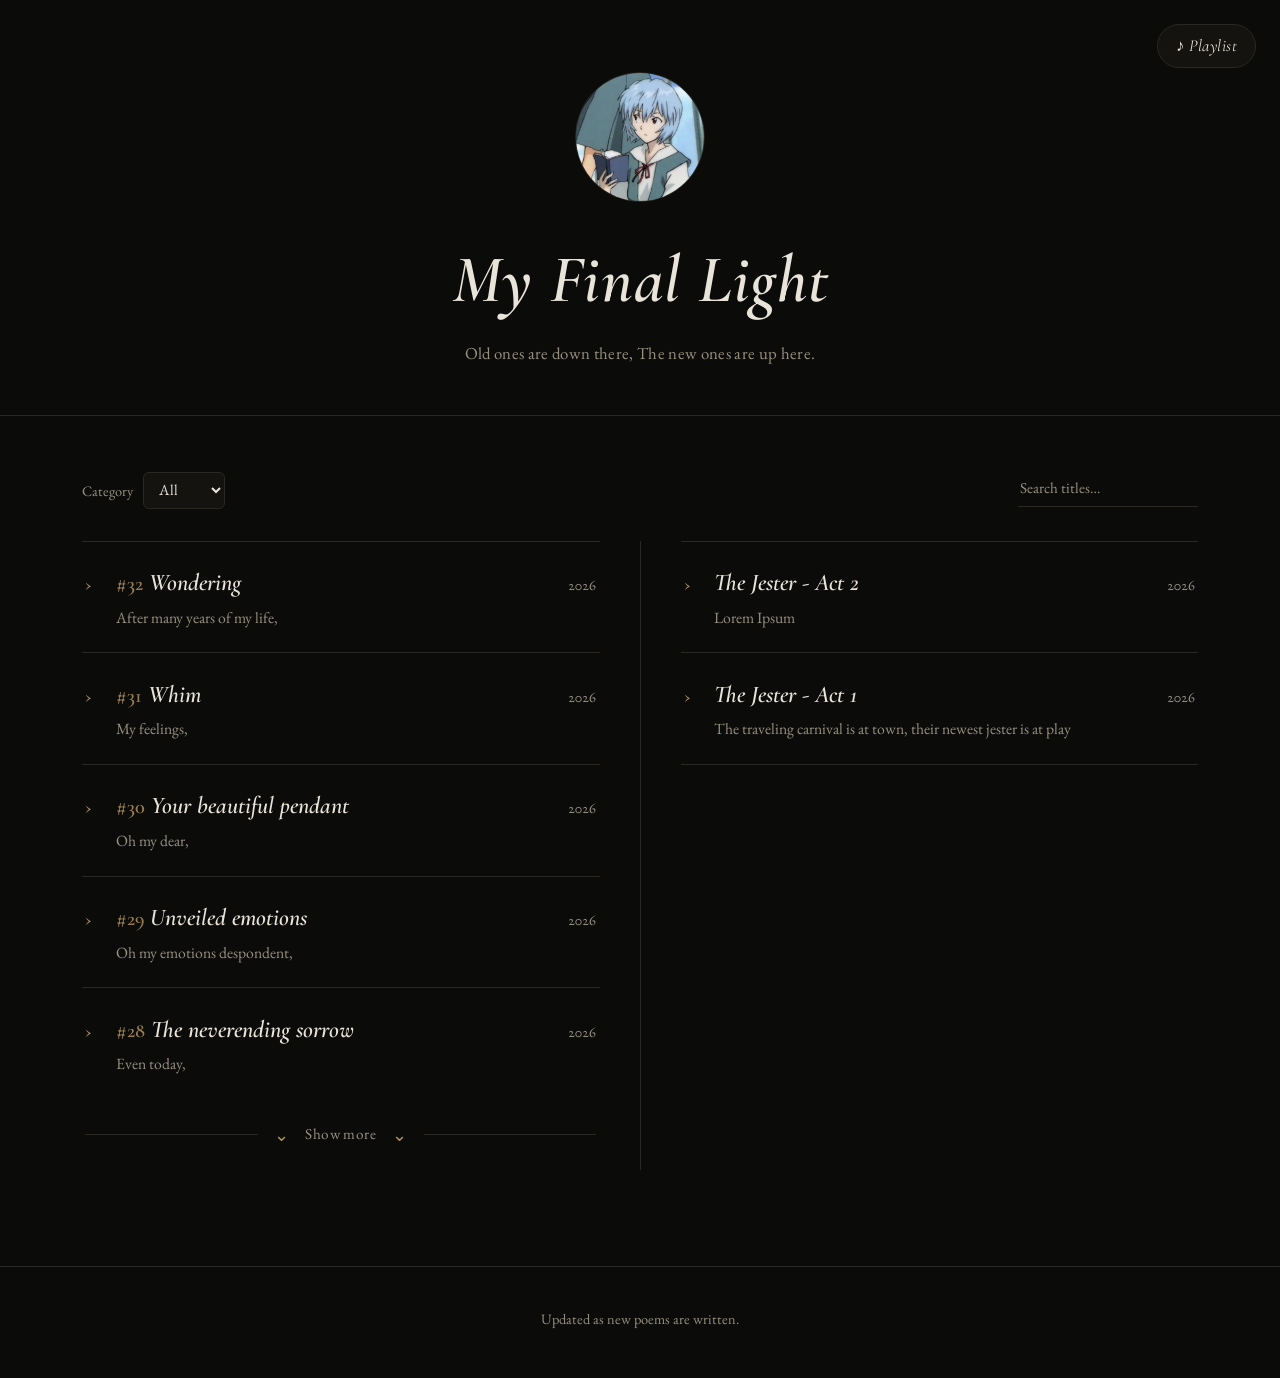
<file: index.html>
<!DOCTYPE html>
<html lang="en">
<head>
<meta charset="UTF-8">
<meta name="viewport" content="width=device-width, initial-scale=1.0">
<title>Poems</title>

<meta name="description" content="A small collection of poems that I have written">
<meta property="og:type" content="website">
<meta property="og:title" content="The Final Light">
<meta property="og:description" content="A small collection of poems that I have written">
<meta property="og:url" content="https://flowercombsy.github.io/My-Poetry-is-Bad/">
<meta property="og:image" content="https://flowercombsy.github.io/My-Poetry-is-Bad/images/preview.png">
<meta name="twitter:card" content="summary_large_image">
<meta name="twitter:title" content="The Final Light">
<meta name="twitter:description" content="A small collection of poems and the stories behind them.">
<meta name="twitter:image" content="https://flowercombsy.github.io/My-Poetry-is-Bad/images/preview.png">
<meta name="theme-color" content="#0b0b0a">

<link rel="icon" type="image/png" href="images/favicon.png">
<link rel="preconnect" href="https://fonts.googleapis.com">
<link rel="preconnect" href="https://fonts.gstatic.com" crossorigin>
<link href="https://fonts.googleapis.com/css2?family=Cormorant+Garamond:ital,wght@0,400;0,600;1,400&family=EB+Garamond:ital,wght@0,400;0,500;1,400&display=swap" rel="stylesheet">

<link rel="stylesheet" href="styles/main.css">
<link rel="stylesheet" href="styles/entries.css">
<link rel="stylesheet" href="styles/playlist.css">
</head>
<body>

<button class="playlist-tab" id="playlist-tab">♪ Playlist</button>

<div class="playlist-panel" id="playlist-panel">
  <h3>Playlist</h3>

  <div class="volume-control">
    <span>🎵</span>
    <input type="range" id="volume-slider" min="0" max="1" step="0.01" value="0.8">
  </div>

  <div class="playlist-columns">
    <div class="playlist-column-wrap">
      <h4>Playlist</h4>
      <div class="track-list" id="playlist-column"></div>
    </div>
    <div class="divider"></div>
    <div class="playlist-column-wrap">
      <h4>Songs</h4>
      <div class="track-list" id="songs-column"></div>
    </div>
  </div>

  <p class="playlist-note">"+" adds a song to your Playlist, "−" removes it, drag to reorder.
Credits: <a href="https://www.youtube.com/@Seycara" target="_blank" rel="noopener">@Seycara</a></p>
</div>

<header>
  <img src="images/preview.png" alt="" class="site-cover">
  <h1>My Final Light</h1>
  <p>Old ones are down there, The new ones are up here.</p>
</header>

<main class="list-page">

  <div class="list-controls">
    <label class="category-select-wrap">
      <span>Category</span>
      <select id="category-select">
        <option value="all">All</option>
        <option value="story">Story</option>
        <option value="poem">Poems</option>
      </select>
    </label>
    <input type="text" id="entry-search" class="poem-search" placeholder="Search titles…" aria-label="Search titles">
  </div>

  <div class="entry-list" id="entry-list"></div>

</main>

<footer>
  Updated as new poems are written.
</footer>

<script src="scripts/content/stories.js"></script>
<script src="scripts/content/poems.js"></script>

<script src="scripts/player/songs-library.js"></script>
<script src="scripts/player/playlist-store.js"></script>
<script src="scripts/player/player-core.js"></script>
<script src="scripts/player/player-ui.js"></script>

<script src="scripts/pages/home.js"></script>

</body>
</html>
</file>
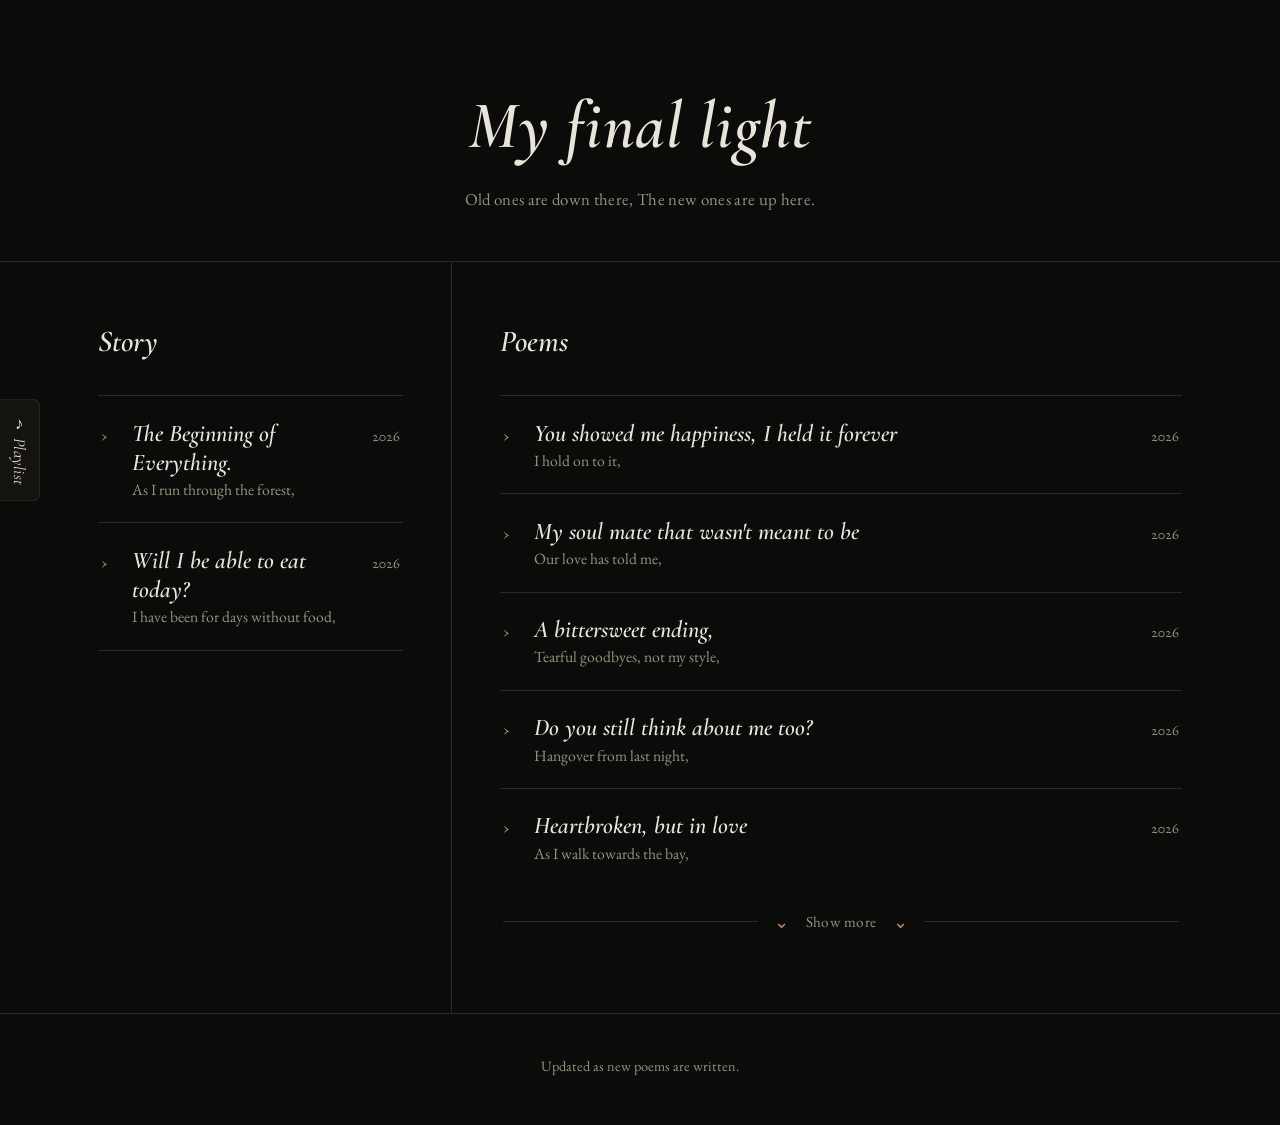
<file: wesbite/index.html>
<!DOCTYPE html>
<html lang="en">
<head>
<meta charset="UTF-8">
<meta name="viewport" content="width=device-width, initial-scale=1.0">
<title>Poems</title>

<meta name="description" content="A small collection of poems that I have written">
<meta property="og:type" content="website">
<meta property="og:title" content="The Final Light">
<meta property="og:description" content="A small collection of poems that I have written">
<meta property="og:url" content="https://flowercombsy.github.io/My-Poetry-is-Bad/">
<meta property="og:image" content="https://flowercombsy.github.io/My-Poetry-is-Bad/preview.png">
<meta name="twitter:card" content="summary_large_image">
<meta name="twitter:title" content="The Final Light">
<meta name="twitter:description" content="A small collection of poems and the stories behind them.">
<meta name="twitter:image" content="https://flowercombsy.github.io/My-Poetry-is-Bad/preview.png">
<meta name="theme-color" content="#0b0b0a">

<link rel="icon" type="image/png" href="favicon.png">
<link rel="preconnect" href="https://fonts.googleapis.com">
<link rel="preconnect" href="https://fonts.gstatic.com" crossorigin>
<link href="https://fonts.googleapis.com/css2?family=Cormorant+Garamond:ital,wght@0,400;0,600;1,400&family=EB+Garamond:ital,wght@0,400;0,500;1,400&display=swap" rel="stylesheet">
<link rel="stylesheet" href="style.css">
</head>
<body>

<button class="playlist-tab" id="playlist-tab">♪ Playlist</button>

<div class="playlist-panel" id="playlist-panel">
  <h3>Playlist</h3>

  <div class="volume-control">
    <span>🎵</span>
    <input type="range" id="volume-slider" min="0" max="1" step="0.01" value="0.8">
  </div>

  <div class="track-list" id="track-list"></div>

  <p class="playlist-note">Just a simple playlist, adding requested songs if wanted.
Credits: <a href="https://www.youtube.com/@Seycara" target="_blank" rel="noopener">@Seycara</a></p>
</div>

<header>
  <h1>My final light</h1>
  <p>Old ones are down there, The new ones are up here.</p>
</header>

<main>

  <section id="story">
    <h2>Story</h2>
    <div class="entry-list" id="story-list"></div>
  </section>

  <div class="divider"></div>

  <section id="poems">
    <h2>Poems</h2>
    <div class="entry-list" id="poem-list"></div>
  </section>

</main>

<footer>
  Updated as new poems are written.
</footer>

<script src="content.js"></script>
<script src="player.js"></script>

</body>
</html>
</file>
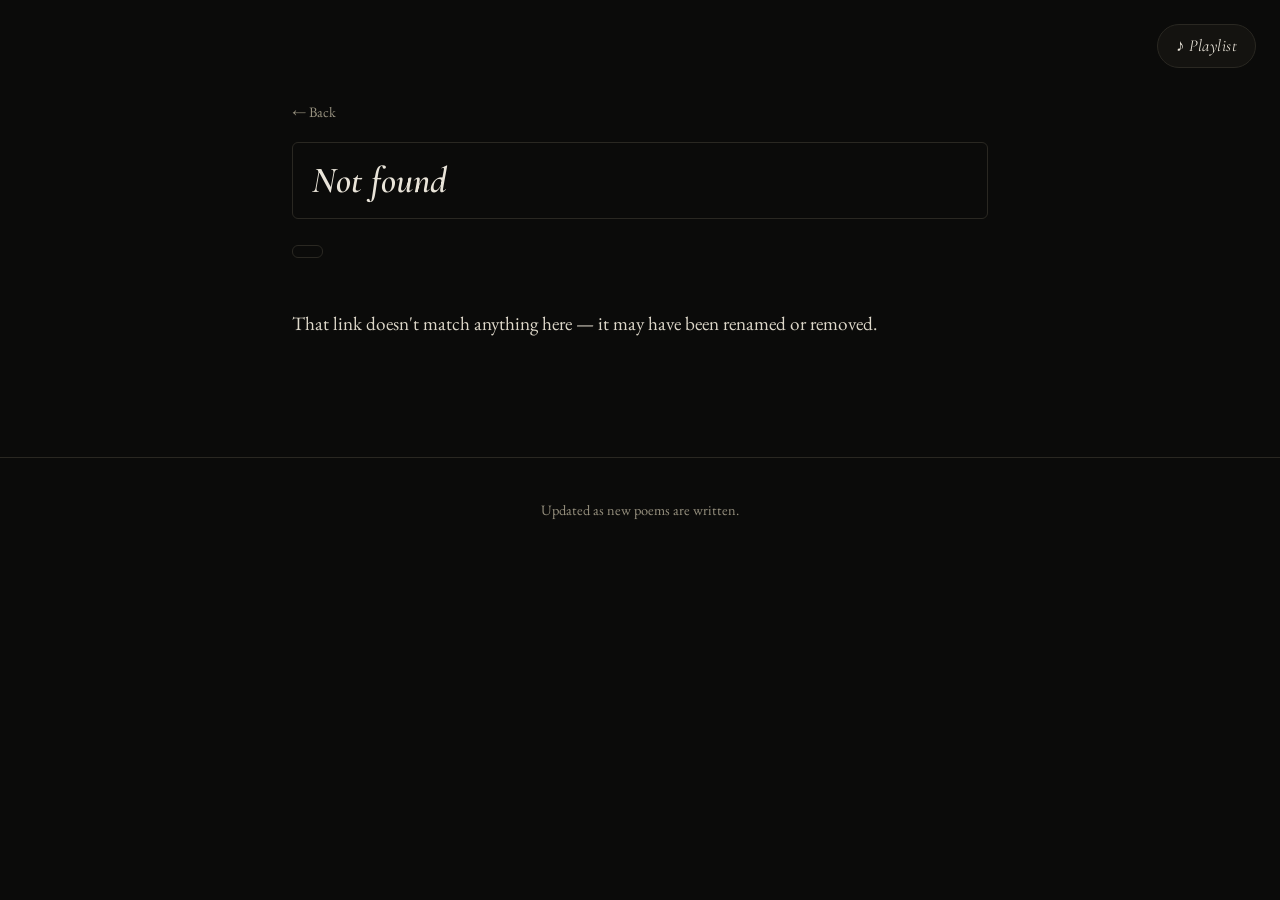
<file: poem.html>
<!DOCTYPE html>
<html lang="en">
<head>
<meta charset="UTF-8">
<meta name="viewport" content="width=device-width, initial-scale=1.0">
<title>Poems</title>
<meta name="theme-color" content="#0b0b0a">

<link rel="icon" type="image/png" href="images/favicon.png">
<link rel="preconnect" href="https://fonts.googleapis.com">
<link rel="preconnect" href="https://fonts.gstatic.com" crossorigin>
<link href="https://fonts.googleapis.com/css2?family=Cormorant+Garamond:ital,wght@0,400;0,600;1,400&family=EB+Garamond:ital,wght@0,400;0,500;1,400&display=swap" rel="stylesheet">

<link rel="stylesheet" href="styles/main.css">
<link rel="stylesheet" href="styles/detail-page.css">
<link rel="stylesheet" href="styles/playlist.css">
</head>
<body>

<button class="playlist-tab" id="playlist-tab">♪ Playlist</button>

<div class="playlist-panel" id="playlist-panel">
  <h3>Playlist</h3>

  <div class="volume-control">
    <span>🎵</span>
    <input type="range" id="volume-slider" min="0" max="1" step="0.01" value="0.8">
  </div>

  <div class="playlist-columns">
    <div class="playlist-column-wrap">
      <h4>Playlist</h4>
      <div class="track-list" id="playlist-column"></div>
    </div>
    <div class="divider"></div>
    <div class="playlist-column-wrap">
      <h4>Songs</h4>
      <div class="track-list" id="songs-column"></div>
    </div>
  </div>

  <p class="playlist-note">"+" adds a song to your Playlist, "−" removes it, drag to reorder.
Credits: <a href="https://www.youtube.com/@Seycara" target="_blank" rel="noopener">@Seycara</a></p>
</div>

<main class="detail-main">
  <a href="index.html" class="detail-back">&larr; Back</a>

  <div class="detail-title-box">
    <h1 id="detail-title" class="detail-title"></h1>
  </div>

  <div class="detail-header">
    <span id="detail-category" class="detail-category-badge"></span>
    <span id="detail-date" class="detail-date"></span>
  </div>

  <p id="detail-body" class="detail-body"></p>
</main>

<footer>
  Updated as new poems are written.
</footer>

<script src="scripts/content/poems.js"></script>

<script src="scripts/player/songs-library.js"></script>
<script src="scripts/player/playlist-store.js"></script>
<script src="scripts/player/player-core.js"></script>
<script src="scripts/player/player-ui.js"></script>

<script src="scripts/pages/detail.js"></script>
<script>
  renderDetailPage(poems, "Poem");
</script>

</body>
</html>
</file>
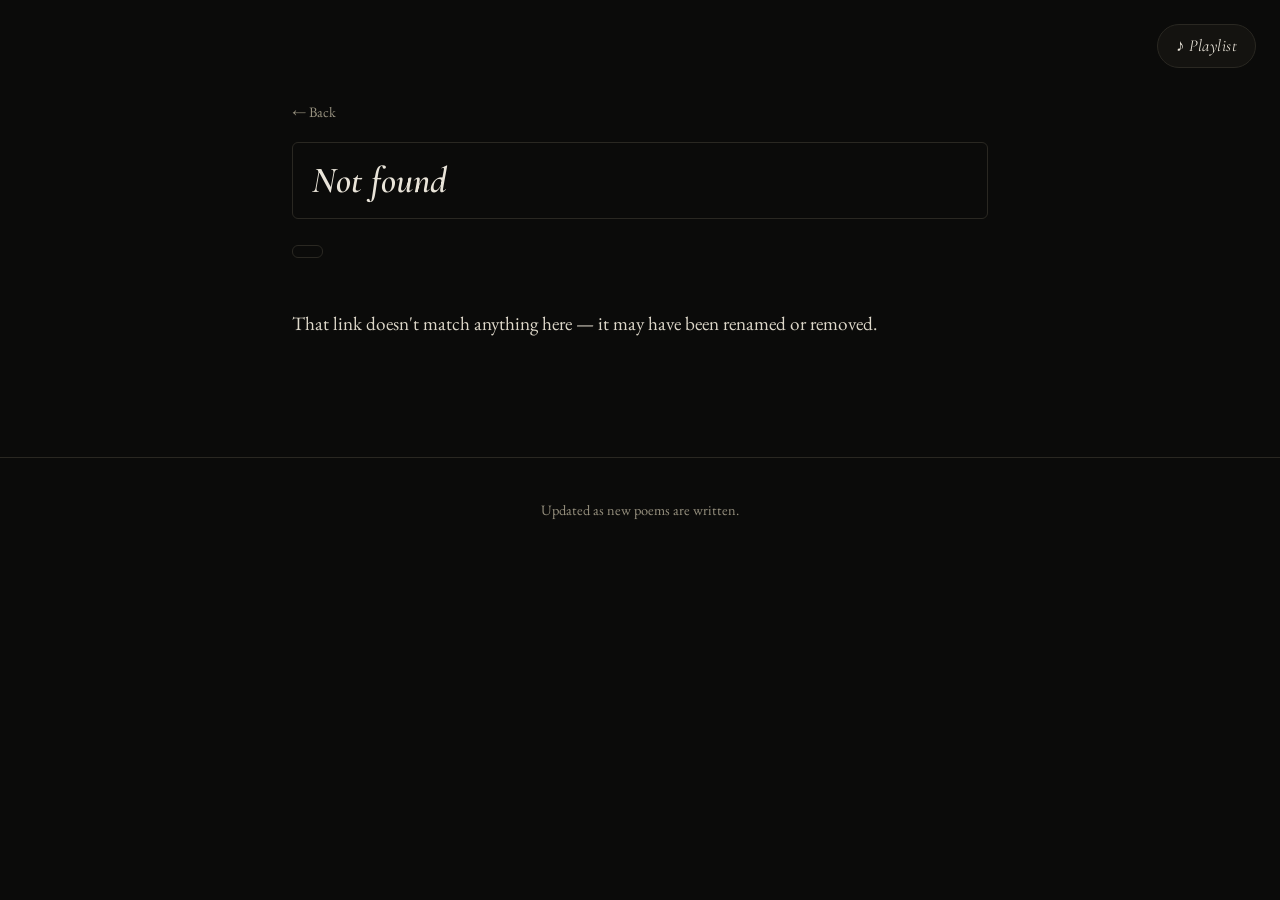
<file: story.html>
<!DOCTYPE html>
<html lang="en">
<head>
<meta charset="UTF-8">
<meta name="viewport" content="width=device-width, initial-scale=1.0">
<title>Poems</title>
<meta name="theme-color" content="#0b0b0a">

<link rel="icon" type="image/png" href="images/favicon.png">
<link rel="preconnect" href="https://fonts.googleapis.com">
<link rel="preconnect" href="https://fonts.gstatic.com" crossorigin>
<link href="https://fonts.googleapis.com/css2?family=Cormorant+Garamond:ital,wght@0,400;0,600;1,400&family=EB+Garamond:ital,wght@0,400;0,500;1,400&display=swap" rel="stylesheet">

<link rel="stylesheet" href="styles/main.css">
<link rel="stylesheet" href="styles/detail-page.css">
<link rel="stylesheet" href="styles/playlist.css">
</head>
<body>

<button class="playlist-tab" id="playlist-tab">♪ Playlist</button>

<div class="playlist-panel" id="playlist-panel">
  <h3>Playlist</h3>

  <div class="volume-control">
    <span>🎵</span>
    <input type="range" id="volume-slider" min="0" max="1" step="0.01" value="0.8">
  </div>

  <div class="playlist-columns">
    <div class="playlist-column-wrap">
      <h4>Playlist</h4>
      <div class="track-list" id="playlist-column"></div>
    </div>
    <div class="divider"></div>
    <div class="playlist-column-wrap">
      <h4>Songs</h4>
      <div class="track-list" id="songs-column"></div>
    </div>
  </div>

  <p class="playlist-note">"+" adds a song to your Playlist, "−" removes it, drag to reorder.
Credits: <a href="https://www.youtube.com/@Seycara" target="_blank" rel="noopener">@Seycara</a></p>
</div>

<main class="detail-main">
  <a href="index.html" class="detail-back">&larr; Back</a>

  <div class="detail-title-box">
    <h1 id="detail-title" class="detail-title"></h1>
  </div>

  <div class="detail-header">
    <span id="detail-category" class="detail-category-badge"></span>
    <span id="detail-date" class="detail-date"></span>
  </div>

  <p id="detail-body" class="detail-body"></p>
</main>

<footer>
  Updated as new poems are written.
</footer>

<script src="scripts/content/stories.js"></script>

<script src="scripts/player/songs-library.js"></script>
<script src="scripts/player/playlist-store.js"></script>
<script src="scripts/player/player-core.js"></script>
<script src="scripts/player/player-ui.js"></script>

<script src="scripts/pages/detail.js"></script>
<script>
  renderDetailPage(stories, "Story");
</script>

</body>
</html>
</file>
<file: styles/main.css>
/* shared on every page — you don't need to edit this file */

:root{
  --bg: #0b0b0a;
  --ink: #e9e4d9;
  --ink-dim: #97917f;
  --hair: #2a2822;
  --brass: #b3925c;
}

*{ box-sizing: border-box; }

html, body{
  margin: 0;
  padding: 0;
  background: var(--bg);
  color: var(--ink);
}

body{
  font-family: "EB Garamond", Georgia, serif;
  font-size: 19px;
  line-height: 1.6;
}

a{ color: inherit; text-decoration: none; }

::selection{
  background: var(--brass);
  color: #0b0b0a;
}

/* header — site title up top */

header{
  padding: 4.5rem 2rem 3rem;
  text-align: center;
  border-bottom: 1px solid var(--hair);
}

header h1{
  font-family: "Cormorant Garamond", serif;
  font-weight: 600;
  font-style: italic;
  font-size: clamp(2.6rem, 6vw, 4.2rem);
  margin: 0 0 0.4rem;
  letter-spacing: 0.01em;
}

header p{
  margin: 0;
  color: var(--ink-dim);
  font-size: 1.05rem;
  letter-spacing: 0.02em;
}

/* section heading style, reused everywhere */

h2{
  font-family: "Cormorant Garamond", serif;
  font-weight: 600;
  font-style: italic;
  font-size: 1.9rem;
  margin: 0 0 1.8rem;
  color: var(--ink);
}

/* small circular icon next to a section heading — used on the
   home page next to "Story" and "Poems" */

.section-heading{
  display: flex;
  align-items: center;
  gap: 0.8rem;
  margin-bottom: 1.8rem;
}

.section-heading h2{
  margin-bottom: 0;
}

.section-icon{
  width: 2.4rem;
  height: 2.4rem;
  border-radius: 50%;
  object-fit: cover;
  border: 1px solid var(--hair);
}

.empty-note{
  color: var(--ink-dim);
  font-style: italic;
}

footer{
  text-align: center;
  padding: 2.5rem 1rem 3rem;
  color: var(--ink-dim);
  font-size: 0.9rem;
  border-top: 1px solid var(--hair);
}

@media (prefers-reduced-motion: reduce){
  *{
    transition: none !important;
  }
}
</file>
<file: styles/entries.css>
/* the merged Story+Poems list on the home page — you don't need to edit this file */

.site-cover{
  display: block;
  width: 130px;
  height: 130px;
  object-fit: cover;
  border-radius: 50%;
  border: 1px solid var(--hair);
  margin: 0 auto 1.5rem;
}

main.list-page{
  max-width: 760px;
  margin: 0 auto;
  padding: 3.5rem 2rem 6rem;
  transition: max-width 0.2s ease;
}

main.list-page.wide{
  max-width: 1180px;
}

.entry-columns{
  display: grid;
  grid-template-columns: 1fr 1px 1fr;
  gap: 2.5rem;
}

.entry-columns .divider{
  background: var(--hair);
}

@media (max-width: 760px){
  .entry-columns{
    grid-template-columns: 1fr;
  }
  .entry-columns .divider{
    display: none;
  }
}

.list-controls{
  display: flex;
  align-items: center;
  justify-content: space-between;
  gap: 1rem;
  flex-wrap: wrap;
  margin-bottom: 2rem;
}

.category-select-wrap{
  display: flex;
  align-items: center;
  gap: 0.6rem;
  font-size: 0.9rem;
  color: var(--ink-dim);
}

.category-select-wrap select{
  background: #141310;
  border: 1px solid var(--hair);
  color: var(--ink);
  font-family: "EB Garamond", Georgia, serif;
  font-size: 0.95rem;
  padding: 0.4rem 0.7rem;
  border-radius: 6px;
  cursor: pointer;
}

.category-select-wrap select:focus{
  outline: none;
  border-color: var(--brass);
}

.poem-search{
  background: none;
  border: none;
  border-bottom: 1px solid var(--hair);
  color: var(--ink);
  font-family: "EB Garamond", Georgia, serif;
  font-size: 0.95rem;
  padding: 0.3rem 0.1rem 0.5rem;
  width: 180px;
  max-width: 100%;
  transition: border-color 0.2s ease;
}

.poem-search::placeholder{
  color: var(--ink-dim);
}

.poem-search:focus{
  outline: none;
  border-color: var(--brass);
}

.entry-number{
  color: var(--brass);
  font-style: normal;
  font-size: 0.85em;
  opacity: 0.85;
}

.entry-list{
  display: flex;
  flex-direction: column;
}

.entry{
  display: block;
  border-top: 1px solid var(--hair);
}

.entry:last-child{
  border-bottom: 1px solid var(--hair);
}

.entry-row{
  width: 100%;
  cursor: pointer;
  padding: 1.4rem 0.2rem;
  display: flex;
  align-items: baseline;
  gap: 1.2rem;
}

.entry:focus-visible{
  outline: 1px solid var(--brass);
  outline-offset: 4px;
}

.entry-mark{
  flex: none;
  width: 0.7rem;
  color: var(--brass);
  font-size: 1.1rem;
  line-height: 1;
  margin-top: 0.15rem;
  transition: transform 0.25s ease;
}

.entry:hover .entry-mark{
  transform: translateX(3px);
}

.entry-heading{
  flex: 1;
  min-width: 0;
}

.entry-title{
  font-family: "Cormorant Garamond", serif;
  font-style: italic;
  font-size: 1.5rem;
  font-weight: 600;
  display: block;
  transition: color 0.2s ease;
}

.entry:hover .entry-title{
  color: var(--brass);
}

.entry-preview{
  color: var(--ink-dim);
  font-size: 0.98rem;
  display: block;
  margin-top: 0.15rem;
  white-space: nowrap;
  overflow: hidden;
  text-overflow: ellipsis;
}

.entry-date{
  flex: none;
  color: var(--ink-dim);
  font-size: 0.92rem;
  font-variant-numeric: oldstyle-nums;
}

.load-more{
  width: 100%;
  background: none;
  border: none;
  color: var(--ink-dim);
  font-family: "EB Garamond", Georgia, serif;
  font-size: 0.95rem;
  letter-spacing: 0.03em;
  cursor: pointer;
  padding: 1.6rem 0.2rem;
  display: flex;
  align-items: center;
  gap: 1rem;
  transition: color 0.2s ease;
}

.load-more:hover{
  color: var(--brass);
}

.load-more-line{
  flex: 1;
  height: 1px;
  background: var(--hair);
}

.load-more-icon{
  color: var(--brass);
  font-size: 1.1rem;
  line-height: 1;
}

@media (max-width: 600px){
  main.list-page{
    padding: 2.5rem 1.3rem 4rem;
  }
}
</file>
<file: styles/playlist.css>
/* the music panel — top-right dropdown, present on every page */

.playlist-tab{
  position: fixed;
  top: 1.5rem;
  right: 1.5rem;
  z-index: 20;
  background: #141310;
  border: 1px solid var(--hair);
  color: var(--ink);
  font-family: "Cormorant Garamond", serif;
  font-style: italic;
  font-size: 1.05rem;
  letter-spacing: 0.03em;
  padding: 0.65rem 1.1rem;
  border-radius: 999px;
  cursor: pointer;
  transition: background 0.2s ease, color 0.2s ease;
}

.playlist-tab:hover{
  color: var(--brass);
  background: #1a1814;
}

.playlist-panel{
  position: fixed;
  top: 4.3rem;
  right: 1.5rem;
  width: 420px;
  max-width: calc(100vw - 2rem);
  max-height: calc(100vh - 6rem);
  overflow-y: auto;
  background: #0e0d0b;
  border: 1px solid var(--hair);
  border-radius: 12px;
  box-shadow: 0 12px 40px rgba(0,0,0,0.5);
  z-index: 19;
  padding: 1.6rem;
  display: flex;
  flex-direction: column;
  opacity: 0;
  transform: translateY(-8px);
  pointer-events: none;
  transition: opacity 0.25s ease, transform 0.25s ease;
}

.playlist-panel.open{
  opacity: 1;
  transform: translateY(0);
  pointer-events: auto;
}

.playlist-panel h3{
  font-family: "Cormorant Garamond", serif;
  font-weight: 600;
  font-style: italic;
  font-size: 1.4rem;
  margin: 0 0 1.2rem;
  color: var(--ink);
}

.volume-control{
  display: flex;
  align-items: center;
  gap: 0.6rem;
  margin-bottom: 1.3rem;
  color: var(--ink-dim);
  font-size: 0.85rem;
}

.volume-control input[type="range"]{
  flex: 1;
  accent-color: var(--brass);
}

.playlist-columns{
  display: grid;
  grid-template-columns: 1fr 1px 1fr;
  gap: 1rem;
}

.playlist-column-wrap{
  display: flex;
  flex-direction: column;
  min-width: 0;
}

.playlist-column-wrap h4{
  font-family: "Cormorant Garamond", serif;
  font-style: italic;
  font-weight: 600;
  font-size: 1.05rem;
  margin: 0 0 0.6rem;
  color: var(--ink-dim);
}

.playlist-columns .divider{
  background: var(--hair);
}

.track-list{
  display: flex;
  flex-direction: column;
  gap: 0.15rem;
}

.track-row{
  display: flex;
  align-items: center;
  gap: 0.4rem;
  padding: 0.45rem 0.1rem;
  border-top: 1px solid var(--hair);
}

.track-list .track-row:last-child{
  border-bottom: 1px solid var(--hair);
}

.track-row.playing .track-name{
  color: var(--brass);
}

.track-row.dragging{
  opacity: 0.4;
}

#playlist-column .track-row{
  cursor: grab;
}

.track-play{
  flex: none;
  width: 1.7rem;
  height: 1.7rem;
  border-radius: 50%;
  border: 1px solid var(--hair);
  background: none;
  color: var(--ink);
  cursor: pointer;
  font-size: 0.75rem;
  display: flex;
  align-items: center;
  justify-content: center;
  transition: border-color 0.2s ease, color 0.2s ease;
}

.track-play:hover{
  border-color: var(--brass);
  color: var(--brass);
}

.track-name{
  flex: 1;
  min-width: 0;
  font-size: 0.85rem;
  white-space: nowrap;
  overflow: hidden;
  text-overflow: ellipsis;
}

.track-action{
  flex: none;
  width: 1.5rem;
  height: 1.5rem;
  border-radius: 50%;
  border: 1px solid var(--hair);
  background: none;
  color: var(--ink-dim);
  cursor: pointer;
  font-size: 0.9rem;
  line-height: 1;
  display: flex;
  align-items: center;
  justify-content: center;
  transition: border-color 0.2s ease, color 0.2s ease;
}

.track-action:hover{
  border-color: var(--brass);
  color: var(--brass);
}

.playlist-note{
  margin-top: 1.2rem;
  font-size: 0.85rem;
  color: var(--ink-dim);
  line-height: 1.5;
}

.playlist-note a{
  color: var(--brass);
  text-decoration: underline;
}

@media (max-width: 640px){
  .playlist-panel{
    right: 1rem;
    left: 1rem;
    width: auto;
  }
  .playlist-columns{
    grid-template-columns: 1fr;
    grid-template-rows: auto 1px auto;
  }
  .playlist-columns .divider{
    height: 1px;
    width: 100%;
  }
}
</file>
<file: wesbite/style.css>
:root{
  --bg: #0b0b0a;
  --ink: #e9e4d9;
  --ink-dim: #97917f;
  --hair: #2a2822;
  --brass: #b3925c;
}

*{ box-sizing: border-box; }

html, body{
  margin:0;
  padding:0;
  background: var(--bg);
  color: var(--ink);
}

body{
  font-family: "EB Garamond", Georgia, serif;
  font-size: 19px;
  line-height: 1.6;
}

a{ color: inherit; }

::selection{
  background: var(--brass);
  color: #0b0b0a;
}

header{
  padding: 4.5rem 2rem 3rem;
  text-align: center;
  border-bottom: 1px solid var(--hair);
}

header h1{
  font-family: "Cormorant Garamond", serif;
  font-weight: 600;
  font-style: italic;
  font-size: clamp(2.6rem, 6vw, 4.2rem);
  margin: 0 0 0.4rem;
  letter-spacing: 0.01em;
}

header p{
  margin: 0;
  color: var(--ink-dim);
  font-size: 1.05rem;
  letter-spacing: 0.02em;
}

main{
  display: grid;
  grid-template-columns: minmax(240px, 34%) 1px minmax(0, 1fr);
  max-width: 1180px;
  margin: 0 auto;
  min-height: 60vh;
}

.divider{
  background: var(--hair);
}

section{
  padding: 3.5rem 3rem;
}

h2{
  font-family: "Cormorant Garamond", serif;
  font-weight: 600;
  font-style: italic;
  font-size: 1.9rem;
  margin: 0 0 1.8rem;
  color: var(--ink);
}

.entry-list{
  display: flex;
  flex-direction: column;
}

.entry{
  border-top: 1px solid var(--hair);
}

.entry:last-child{
  border-bottom: 1px solid var(--hair);
}

.entry-row{
  width: 100%;
  background: none;
  border: none;
  color: inherit;
  font-family: inherit;
  text-align: left;
  cursor: pointer;
  padding: 1.4rem 0.2rem;
  display: flex;
  align-items: baseline;
  gap: 1.2rem;
  position: relative;
}

.entry-row:focus-visible{
  outline: 1px solid var(--brass);
  outline-offset: 4px;
}

.entry-mark{
  flex: none;
  width: 0.7rem;
  color: var(--brass);
  font-size: 1.1rem;
  transform: rotate(0deg);
  transition: transform 0.35s ease;
  line-height: 1;
  margin-top: 0.15rem;
}

.entry.open .entry-mark{
  transform: rotate(90deg);
}

.entry-heading{
  flex: 1;
  min-width: 0;
}

.entry-title{
  font-family: "Cormorant Garamond", serif;
  font-style: italic;
  font-size: 1.5rem;
  font-weight: 600;
  display: block;
}

.entry-preview{
  color: var(--ink-dim);
  font-size: 0.98rem;
  display: block;
  margin-top: 0.15rem;
  white-space: nowrap;
  overflow: hidden;
  text-overflow: ellipsis;
  transition: opacity 0.25s ease;
}

.entry.open .entry-preview{
  opacity: 0;
}

.entry-date{
  flex: none;
  color: var(--ink-dim);
  font-size: 0.92rem;
  font-variant-numeric: oldstyle-nums;
}

.entry-body-wrap{
  display: grid;
  grid-template-rows: 0fr;
  transition: grid-template-rows 0.5s cubic-bezier(0.22, 1, 0.36, 1);
}

.entry.open .entry-body-wrap{
  grid-template-rows: 1fr;
}

.entry-body-inner{
  overflow: hidden;
}

.entry-body{
  margin: 0 0 2rem;
  padding: 0 0 0 1.9rem;
  white-space: pre-line;
  font-size: 1.15rem;
  line-height: 1.85;
  color: #ded8ca;
  opacity: 0;
  transform: translateY(-6px);
  transition: opacity 0.4s ease 0.08s, transform 0.4s ease 0.08s;
}

.entry.open .entry-body{
  opacity: 1;
  transform: translateY(0);
}

#poems .entry-body{
  padding-left: 1.9rem;
}

.empty-note{
  color: var(--ink-dim);
  font-style: italic;
}

.load-more{
  width: 100%;
  background: none;
  border: none;
  color: var(--ink-dim);
  font-family: "EB Garamond", Georgia, serif;
  font-size: 0.95rem;
  letter-spacing: 0.03em;
  cursor: pointer;
  padding: 1.6rem 0.2rem;
  display: flex;
  align-items: center;
  gap: 1rem;
  transition: color 0.2s ease;
}

.load-more:hover{
  color: var(--brass);
}

.load-more-line{
  flex: 1;
  height: 1px;
  background: var(--hair);
}

.load-more-icon{
  color: var(--brass);
  font-size: 1.1rem;
  line-height: 1;
}

footer{
  text-align: center;
  padding: 2.5rem 1rem 3rem;
  color: var(--ink-dim);
  font-size: 0.9rem;
  border-top: 1px solid var(--hair);
}

@media (max-width: 760px){
  main{
    grid-template-columns: 1fr;
  }
  .divider{
    display: none;
  }
  section{
    padding: 2.5rem 1.5rem;
    border-bottom: 1px solid var(--hair);
  }
  header{
    padding: 3rem 1.5rem 2.2rem;
  }
}

@media (prefers-reduced-motion: reduce){
  .entry-body-wrap, .entry-body, .entry-mark, .entry-preview{
    transition: none !important;
  }
}

.playlist-tab{
  position: fixed;
  top: 50%;
  left: 0;
  transform: translateY(-50%);
  z-index: 20;
  background: #141310;
  border: 1px solid var(--hair);
  border-left: none;
  color: var(--ink);
  font-family: "Cormorant Garamond", serif;
  font-style: italic;
  font-size: 1.05rem;
  letter-spacing: 0.03em;
  padding: 0.9rem 0.55rem;
  border-radius: 0 8px 8px 0;
  cursor: pointer;
  writing-mode: vertical-rl;
  transition: background 0.25s ease, left 0.4s cubic-bezier(0.22, 1, 0.36, 1), color 0.25s ease;
}

.playlist-tab:hover{
  color: var(--brass);
  background: #1a1814;
}

.playlist-tab.shifted{
  left: 300px;
}

.playlist-panel{
  position: fixed;
  top: 0;
  left: 0;
  height: 100%;
  width: 300px;
  max-width: 84vw;
  background: #0e0d0b;
  border-right: 1px solid var(--hair);
  z-index: 19;
  transform: translateX(-100%);
  transition: transform 0.45s cubic-bezier(0.22, 1, 0.36, 1);
  display: flex;
  flex-direction: column;
  padding: 2.2rem 1.4rem;
  overflow-y: auto;
}

.playlist-panel.open{
  transform: translateX(0);
}

.playlist-panel h3{
  font-family: "Cormorant Garamond", serif;
  font-weight: 600;
  font-style: italic;
  font-size: 1.4rem;
  margin: 0 0 1.2rem;
  color: var(--ink);
}

.track-list{
  display: flex;
  flex-direction: column;
  gap: 0.2rem;
}

.track-row{
  display: flex;
  align-items: center;
  gap: 0.7rem;
  padding: 0.6rem 0.3rem;
  border-top: 1px solid var(--hair);
}

.track-list .track-row:last-child{
  border-bottom: 1px solid var(--hair);
}

.track-row.playing .track-name{
  color: var(--brass);
}

.track-play{
  flex: none;
  width: 2rem;
  height: 2rem;
  border-radius: 50%;
  border: 1px solid var(--hair);
  background: none;
  color: var(--ink);
  cursor: pointer;
  font-size: 0.85rem;
  display: flex;
  align-items: center;
  justify-content: center;
  transition: border-color 0.2s ease, color 0.2s ease;
}

.track-play:hover{
  border-color: var(--brass);
  color: var(--brass);
}

.track-name{
  flex: 1;
  min-width: 0;
  font-size: 0.95rem;
  white-space: nowrap;
  overflow: hidden;
  text-overflow: ellipsis;
}

.volume-control{
  display: flex;
  align-items: center;
  gap: 0.6rem;
  margin-bottom: 1.3rem;
  color: var(--ink-dim);
  font-size: 0.85rem;
}

.volume-control input[type="range"]{
  flex: 1;
  accent-color: var(--brass);
}

.playlist-note{
  margin-top: 1.2rem;
  font-size: 0.85rem;
  color: var(--ink-dim);
  line-height: 1.5;
}

.playlist-note a{
  color: var(--brass);
  text-decoration: underline;
}

@media (max-width: 760px){
  .playlist-tab.shifted{
    left: 84vw;
  }
}
</file>
<file: styles/detail-page.css>
/* the standalone poem/story page */

.detail-main{
  max-width: 760px;
  margin: 0 auto;
  padding: 6rem 2rem 6rem;
}

.detail-back{
  display: inline-block;
  color: var(--ink-dim);
  font-size: 0.9rem;
  margin-bottom: 1.2rem;
  transition: color 0.2s ease;
}

.detail-back:hover{
  color: var(--brass);
}

/* title box */

.detail-title-box{
  border: 1px solid var(--hair);
  border-radius: 6px;
  padding: 0.9rem 1.2rem;
  margin-bottom: 1.6rem;
}

.detail-title{
  font-family: "Cormorant Garamond", serif;
  font-weight: 600;
  font-style: italic;
  font-size: clamp(1.6rem, 4vw, 2.3rem);
  margin: 0;
  line-height: 1.25;
}

/* category badge + Story/Poems switch + date */

.detail-header{
  display: flex;
  flex-wrap: wrap;
  align-items: center;
  gap: 0.9rem;
  margin-bottom: 3rem;
}

.detail-category-badge{
  display: inline-block;
  border: 1px solid var(--hair);
  border-radius: 6px;
  padding: 0.35rem 0.9rem;
  color: var(--brass);
  font-size: 0.85rem;
  letter-spacing: 0.06em;
  text-transform: uppercase;
}

.detail-date{
  color: var(--ink-dim);
  font-size: 0.9rem;
  margin-left: auto;
}

/* the poem/story text itself */

.detail-body{
  white-space: pre-line;
  font-size: 1.2rem;
  line-height: 1.9;
  color: #ded8ca;
}

@media (max-width: 600px){
  .detail-main{
    padding: 5.5rem 1.3rem 4rem;
  }
  .detail-date{
    margin-left: 0;
  }
}
</file>
